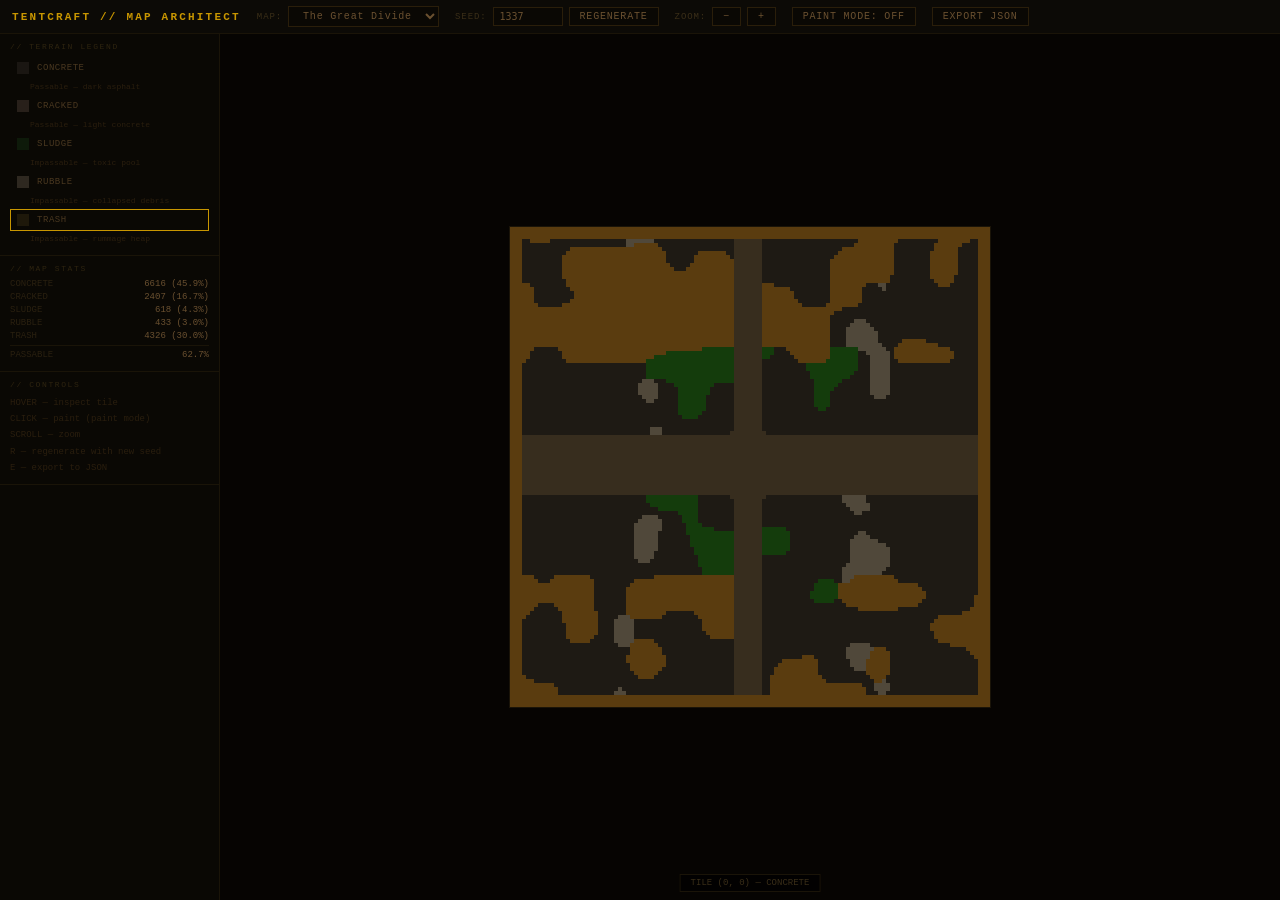
<file: architect/viewer.html>
<!DOCTYPE html>
<html lang="en">
<head>
  <meta charset="UTF-8">
  <title>TentCraft — Map Architect</title>
  <style>
    * { box-sizing: border-box; margin: 0; padding: 0; }
    body {
      background: #080604; color: #8a7040;
      font-family: 'Courier New', monospace;
      font-size: 12px;
      display: flex; flex-direction: column; height: 100vh; overflow: hidden;
    }
    #toolbar {
      background: #0c0a06; border-bottom: 1px solid #1a1408;
      padding: 6px 12px; display: flex; align-items: center; gap: 16px;
      flex-shrink: 0;
    }
    #toolbar h1 { font-size: 11px; color: #c89600; letter-spacing: .2em; }
    .tb-group { display: flex; gap: 6px; align-items: center; }
    .tb-label { color: #3a2e18; font-size: 9px; letter-spacing: .1em; }
    button, select {
      background: #0a0804; border: 1px solid #2a1e0a; color: #6a5030;
      font-family: 'Courier New', monospace; font-size: 10px;
      padding: 3px 10px; cursor: pointer; letter-spacing: .08em;
    }
    button:hover { color: #c89600; border-color: #5a3800; }
    button.active { color: #c85010; border-color: #c85010; }
    #main { display: flex; flex: 1; min-height: 0; }
    #sidebar {
      width: 220px; flex-shrink: 0;
      background: #0a0804; border-right: 1px solid #1a1408;
      display: flex; flex-direction: column; overflow-y: auto;
    }
    .side-section { border-bottom: 1px solid #1a1408; padding: 8px 10px; }
    .side-title { font-size: 8px; letter-spacing: .2em; color: #2e2410; margin-bottom: 6px; }
    .tile-btn {
      display: flex; align-items: center; gap: 8px;
      padding: 4px 6px; cursor: pointer; margin-bottom: 3px;
      border: 1px solid transparent;
    }
    .tile-btn:hover  { border-color: #2a1e0a; }
    .tile-btn.active { border-color: #c89600; }
    .tile-swatch { width: 12px; height: 12px; flex-shrink: 0; }
    .tile-label  { font-size: 9px; color: #4a3820; letter-spacing: .06em; }
    .tile-desc   { font-size: 8px; color: #2a1e0e; margin-left: 20px; margin-bottom: 4px; }
    #canvas-wrap {
      flex: 1; display: flex; align-items: center; justify-content: center;
      background: #060402; overflow: hidden; position: relative;
    }
    #map-canvas {
      image-rendering: pixelated; cursor: crosshair;
      box-shadow: 0 0 0 1px #1a1408;
    }
    #info-bar {
      position: absolute; bottom: 8px; left: 50%; transform: translateX(-50%);
      background: rgba(0,0,0,.7); border: 1px solid #1a1408;
      padding: 3px 10px; font-size: 9px; color: #3a2e18;
      pointer-events: none;
    }
    #stats { padding: 8px 10px; }
    .stat-row { display: flex; justify-content: space-between; margin-bottom: 3px; }
    .stat-key { color: #2a2010; font-size: 9px; }
    .stat-val { color: #6a5030; font-size: 9px; }
  </style>
</head>
<body>

<div id="toolbar">
  <h1>TENTCRAFT // MAP ARCHITECT</h1>
  <div class="tb-group">
    <span class="tb-label">MAP:</span>
    <select id="map-select">
      <option value="great-divide">The Great Divide</option>
      <option value="landfill-circuit">Landfill Circuit</option>
      <option value="breadline">The Breadline</option>
    </select>
  </div>
  <div class="tb-group">
    <span class="tb-label">SEED:</span>
    <input id="seed-input" type="number" value="1337"
      style="width:70px;background:#0a0804;border:1px solid #2a1e0a;color:#6a5030;font-family:monospace;font-size:10px;padding:3px 6px;">
    <button onclick="regenerate()">REGENERATE</button>
  </div>
  <div class="tb-group">
    <span class="tb-label">ZOOM:</span>
    <button onclick="zoom(-1)">−</button>
    <button onclick="zoom(1)">+</button>
  </div>
  <div class="tb-group">
    <button id="paint-toggle" onclick="togglePaint()">PAINT MODE: OFF</button>
  </div>
  <div class="tb-group">
    <button onclick="exportMap()">EXPORT JSON</button>
  </div>
</div>

<div id="main">
  <div id="sidebar">
    <div class="side-section">
      <div class="side-title">// TERRAIN LEGEND</div>
      <div id="tile-palette"></div>
    </div>
    <div class="side-section" id="stats">
      <div class="side-title">// MAP STATS</div>
      <div id="stat-rows"></div>
    </div>
    <div class="side-section">
      <div class="side-title">// CONTROLS</div>
      <div style="font-size:9px;color:#2a1e0e;line-height:1.8">
        HOVER — inspect tile<br>
        CLICK — paint (paint mode)<br>
        SCROLL — zoom<br>
        R — regenerate with new seed<br>
        E — export to JSON<br>
      </div>
    </div>
  </div>

  <div id="canvas-wrap">
    <canvas id="map-canvas"></canvas>
    <div id="info-bar">TILE (0, 0) — CONCRETE</div>
  </div>
</div>

<script type="module">
  import {
    T, T_PASSABLE,
    generateGreatDivide, generateLandfillCircuit, generateBreadline,
    mulberry32,
  } from './mapgen.js';

  const MAP_W = 120, MAP_H = 120;
  const GENERATORS = {
    'great-divide':     generateGreatDivide,
    'landfill-circuit': generateLandfillCircuit,
    'breadline':        generateBreadline,
  };

  const T_META = [
    { type: T.CONCRETE, name: 'CONCRETE', desc: 'Passable — dark asphalt',      col: '#1a1612', rgb: [26, 22, 18] },
    { type: T.CRACKED,  name: 'CRACKED',  desc: 'Passable — light concrete',    col: '#28201a', rgb: [40, 32, 26] },
    { type: T.SLUDGE,   name: 'SLUDGE',   desc: 'Impassable — toxic pool',      col: '#0e1a0a', rgb: [14, 26, 10] },
    { type: T.RUBBLE,   name: 'RUBBLE',   desc: 'Impassable — collapsed debris', col: '#2e2820', rgb: [46, 40, 32] },
    { type: T.TRASH,    name: 'TRASH',    desc: 'Impassable — rummage heap',    col: '#1e180a', rgb: [30, 24, 10] },
  ];

  // Bright overlay colors for visibility in the viewer
  const VIEW_COL = [
    [30, 26, 20],    // CONCRETE — warm dark
    [55, 45, 30],    // CRACKED  — lighter warm
    [20, 60, 12],    // SLUDGE   — toxic green
    [80, 72, 58],    // RUBBLE   — grey
    [90, 60, 15],    // TRASH    — amber brown
  ];

  let _tiles  = null;
  let _zoom   = 4;
  let _paintMode = false;
  let _activeTile = T.TRASH;
  let _currentMap = 'great-divide';
  let _seed       = 1337;

  const cv  = document.getElementById('map-canvas');
  const ctx = cv.getContext('2d');

  // ── Build tile palette ────────────────────────────────
  const palette = document.getElementById('tile-palette');
  T_META.forEach(m => {
    const btn = document.createElement('div');
    btn.className = 'tile-btn' + (m.type === _activeTile ? ' active' : '');
    btn.innerHTML = `
      <div class="tile-swatch" style="background:${m.col}"></div>
      <span class="tile-label">${m.name}</span>`;
    btn.title = m.desc;
    btn.addEventListener('click', () => {
      _activeTile = m.type;
      document.querySelectorAll('.tile-btn').forEach(b => b.classList.remove('active'));
      btn.classList.add('active');
    });
    palette.appendChild(btn);

    const desc = document.createElement('div');
    desc.className = 'tile-desc';
    desc.textContent = m.desc;
    palette.appendChild(desc);
  });

  // ── Generation ────────────────────────────────────────
  function generate(mapId, seed) {
    const fn = GENERATORS[mapId];
    if (!fn) return;
    _tiles = fn(MAP_W, MAP_H, seed);
    draw();
    updateStats();
  }

  window.regenerate = function () {
    _seed = parseInt(document.getElementById('seed-input').value) || 1337;
    _currentMap = document.getElementById('map-select').value;
    generate(_currentMap, _seed);
  };

  window.zoom = function (dir) {
    _zoom = Math.max(1, Math.min(8, _zoom + dir));
    cv.width  = MAP_W * _zoom;
    cv.height = MAP_H * _zoom;
    draw();
  };

  window.togglePaint = function () {
    _paintMode = !_paintMode;
    document.getElementById('paint-toggle').textContent =
      'PAINT MODE: ' + (_paintMode ? 'ON' : 'OFF');
    document.getElementById('paint-toggle').classList.toggle('active', _paintMode);
  };

  // ── Draw ─────────────────────────────────────────────
  function draw() {
    if (!_tiles) return;
    const iw = MAP_W, ih = MAP_H;
    const raw = ctx.createImageData(iw, ih);
    for (let y = 0; y < ih; y++) {
      for (let x = 0; x < iw; x++) {
        const t   = _tiles[y * iw + x];
        const col = VIEW_COL[t] ?? VIEW_COL[0];
        const i   = (y * iw + x) * 4;
        raw.data[i]   = col[0];
        raw.data[i+1] = col[1];
        raw.data[i+2] = col[2];
        raw.data[i+3] = 255;
      }
    }
    // Draw to offscreen then scale
    const off = document.createElement('canvas');
    off.width = iw; off.height = ih;
    off.getContext('2d').putImageData(raw, 0, 0);
    cv.width  = iw * _zoom;
    cv.height = ih * _zoom;
    ctx.imageSmoothingEnabled = false;
    ctx.drawImage(off, 0, 0, iw * _zoom, ih * _zoom);
  }

  // ── Stats ─────────────────────────────────────────────
  function updateStats() {
    if (!_tiles) return;
    const counts = [0, 0, 0, 0, 0];
    for (const t of _tiles) counts[t]++;
    const total = _tiles.length;
    const rows  = document.getElementById('stat-rows');
    rows.innerHTML = T_META.map(m =>
      `<div class="stat-row">
        <span class="stat-key">${m.name}</span>
        <span class="stat-val">${counts[m.type]} (${((counts[m.type]/total)*100).toFixed(1)}%)</span>
      </div>`
    ).join('') + `<div class="stat-row" style="margin-top:4px;border-top:1px solid #1a1408;padding-top:4px">
      <span class="stat-key">PASSABLE</span>
      <span class="stat-val">${((counts[T.CONCRETE]+counts[T.CRACKED])/total*100).toFixed(1)}%</span>
    </div>`;
  }

  // ── Mouse interaction ─────────────────────────────────
  const info = document.getElementById('info-bar');
  cv.addEventListener('mousemove', e => {
    if (!_tiles) return;
    const r  = cv.getBoundingClientRect();
    const tx = Math.floor((e.clientX - r.left) / _zoom);
    const ty = Math.floor((e.clientY - r.top)  / _zoom);
    if (tx < 0 || ty < 0 || tx >= MAP_W || ty >= MAP_H) return;
    const t  = _tiles[ty * MAP_W + tx];
    const m  = T_META.find(x => x.type === t);
    info.textContent = `TILE (${tx}, ${ty}) — ${m?.name ?? '?'} | WORLD (${tx*2}, ${ty*2})`;
    if (_paintMode && e.buttons === 1) paint(tx, ty);
  });

  cv.addEventListener('mousedown', e => {
    if (!_paintMode || !_tiles) return;
    const r  = cv.getBoundingClientRect();
    const tx = Math.floor((e.clientX - r.left) / _zoom);
    const ty = Math.floor((e.clientY - r.top)  / _zoom);
    paint(tx, ty);
  });

  function paint(tx, ty) {
    _tiles[ty * MAP_W + tx] = _activeTile;
    draw();
  }

  // ── Export ────────────────────────────────────────────
  window.exportMap = function () {
    if (!_tiles) return;
    const obj = {
      id:     _currentMap,
      seed:   _seed,
      width:  MAP_W, height: MAP_H,
      tiles:  Array.from(_tiles),
    };
    const blob = new Blob([JSON.stringify(obj, null, 2)], { type: 'application/json' });
    const a    = document.createElement('a');
    a.href     = URL.createObjectURL(blob);
    a.download = `${_currentMap}-s${_seed}.json`;
    a.click();
  };

  // ── Keyboard ──────────────────────────────────────────
  window.addEventListener('keydown', e => {
    if (e.key === 'r' || e.key === 'R') window.regenerate();
    if (e.key === 'e' || e.key === 'E') window.exportMap();
    if (e.key === '+' || e.key === '=') window.zoom(1);
    if (e.key === '-') window.zoom(-1);
  });

  // ── Map select ────────────────────────────────────────
  document.getElementById('map-select').addEventListener('change', e => {
    _currentMap = e.target.value;
    generate(_currentMap, _seed);
  });

  // ── Boot ──────────────────────────────────────────────
  generate('great-divide', 1337);
</script>

</body>
</html>
</file>
